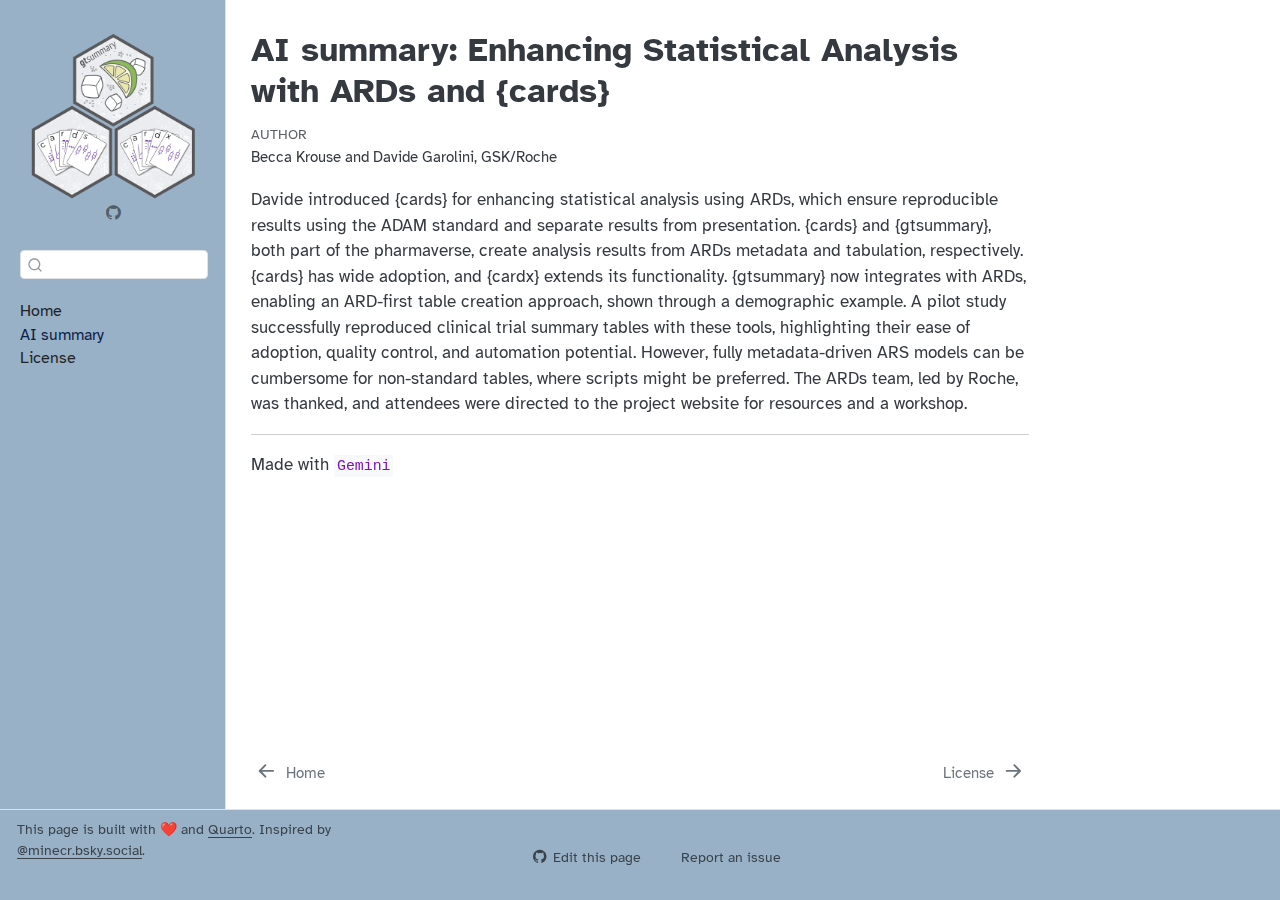
<file: AI_summary.html>
<!DOCTYPE html>
<html xmlns="http://www.w3.org/1999/xhtml" lang="en" xml:lang="en"><head>

<meta charset="utf-8">
<meta name="generator" content="quarto-1.7.31">

<meta name="viewport" content="width=device-width, initial-scale=1.0, user-scalable=yes">

<meta name="author" content="Becca Krouse and Davide Garolini, GSK/Roche">

<title>AI summary: Enhancing Statistical Analysis with ARDs and {cards} – Supercharging Statistical Analysis with ARDs and the {cards} R Package</title>
<style>
code{white-space: pre-wrap;}
span.smallcaps{font-variant: small-caps;}
div.columns{display: flex; gap: min(4vw, 1.5em);}
div.column{flex: auto; overflow-x: auto;}
div.hanging-indent{margin-left: 1.5em; text-indent: -1.5em;}
ul.task-list{list-style: none;}
ul.task-list li input[type="checkbox"] {
  width: 0.8em;
  margin: 0 0.8em 0.2em -1em; /* quarto-specific, see https://github.com/quarto-dev/quarto-cli/issues/4556 */ 
  vertical-align: middle;
}
</style>


<script src="site_libs/quarto-nav/quarto-nav.js"></script>
<script src="site_libs/clipboard/clipboard.min.js"></script>
<script src="site_libs/quarto-search/autocomplete.umd.js"></script>
<script src="site_libs/quarto-search/fuse.min.js"></script>
<script src="site_libs/quarto-search/quarto-search.js"></script>
<meta name="quarto:offset" content="./">
<link href="./license.html" rel="next">
<link href="./index.html" rel="prev">
<link href="./images/cards-cardx-gtsummary-hex.png" rel="icon" type="image/png">
<script src="site_libs/quarto-html/quarto.js" type="module"></script>
<script src="site_libs/quarto-html/tabsets/tabsets.js" type="module"></script>
<script src="site_libs/quarto-html/popper.min.js"></script>
<script src="site_libs/quarto-html/tippy.umd.min.js"></script>
<script src="site_libs/quarto-html/anchor.min.js"></script>
<link href="site_libs/quarto-html/tippy.css" rel="stylesheet">
<link href="site_libs/quarto-html/quarto-syntax-highlighting-fced259a1985fd972ecb57c7cd45153f.css" rel="stylesheet" id="quarto-text-highlighting-styles">
<script src="site_libs/bootstrap/bootstrap.min.js"></script>
<link href="site_libs/bootstrap/bootstrap-icons.css" rel="stylesheet">
<link href="site_libs/bootstrap/bootstrap-9fd2bc97f805f098fadf2d1de2c41c6b.min.css" rel="stylesheet" append-hash="true" id="quarto-bootstrap" data-mode="light">
<script id="quarto-search-options" type="application/json">{
  "location": "sidebar",
  "copy-button": false,
  "collapse-after": 3,
  "panel-placement": "start",
  "type": "textbox",
  "limit": 50,
  "keyboard-shortcut": [
    "f",
    "/",
    "s"
  ],
  "show-item-context": false,
  "language": {
    "search-no-results-text": "No results",
    "search-matching-documents-text": "matching documents",
    "search-copy-link-title": "Copy link to search",
    "search-hide-matches-text": "Hide additional matches",
    "search-more-match-text": "more match in this document",
    "search-more-matches-text": "more matches in this document",
    "search-clear-button-title": "Clear",
    "search-text-placeholder": "",
    "search-detached-cancel-button-title": "Cancel",
    "search-submit-button-title": "Submit",
    "search-label": "Search"
  }
}</script>


</head>

<body class="nav-sidebar docked quarto-light">

<div id="quarto-search-results"></div>
  <header id="quarto-header" class="headroom fixed-top">
  <nav class="quarto-secondary-nav">
    <div class="container-fluid d-flex">
      <button type="button" class="quarto-btn-toggle btn" data-bs-toggle="collapse" role="button" data-bs-target=".quarto-sidebar-collapse-item" aria-controls="quarto-sidebar" aria-expanded="false" aria-label="Toggle sidebar navigation" onclick="if (window.quartoToggleHeadroom) { window.quartoToggleHeadroom(); }">
        <i class="bi bi-layout-text-sidebar-reverse"></i>
      </button>
        <nav class="quarto-page-breadcrumbs" aria-label="breadcrumb"><ol class="breadcrumb"><li class="breadcrumb-item"><a href="./AI_summary.html">AI summary</a></li></ol></nav>
        <a class="flex-grow-1" role="navigation" data-bs-toggle="collapse" data-bs-target=".quarto-sidebar-collapse-item" aria-controls="quarto-sidebar" aria-expanded="false" aria-label="Toggle sidebar navigation" onclick="if (window.quartoToggleHeadroom) { window.quartoToggleHeadroom(); }">      
        </a>
      <button type="button" class="btn quarto-search-button" aria-label="Search" onclick="window.quartoOpenSearch();">
        <i class="bi bi-search"></i>
      </button>
    </div>
  </nav>
</header>
<!-- content -->
<div id="quarto-content" class="quarto-container page-columns page-rows-contents page-layout-article">
<!-- sidebar -->
  <nav id="quarto-sidebar" class="sidebar collapse collapse-horizontal quarto-sidebar-collapse-item sidebar-navigation docked overflow-auto">
    <div class="pt-lg-2 mt-2 text-center sidebar-header">
      <a href="./index.html" class="sidebar-logo-link">
      <img src="./images/cards-cardx-gtsummary-hex.png" alt="" class="sidebar-logo py-0 d-lg-inline d-none">
      </a>
      <div class="sidebar-tools-main">
    <a href="https://github.com/Melkiades/ARD_rmedicine25" title="GitHub" class="quarto-navigation-tool px-1" aria-label="GitHub"><i class="bi bi-github"></i></a>
</div>
      </div>
        <div class="mt-2 flex-shrink-0 align-items-center">
        <div class="sidebar-search">
        <div id="quarto-search" class="" title="Search"></div>
        </div>
        </div>
    <div class="sidebar-menu-container"> 
    <ul class="list-unstyled mt-1">
        <li class="sidebar-item">
  <div class="sidebar-item-container"> 
  <a href="./index.html" class="sidebar-item-text sidebar-link">
 <span class="menu-text">Home</span></a>
  </div>
</li>
        <li class="sidebar-item">
  <div class="sidebar-item-container"> 
  <a href="./AI_summary.html" class="sidebar-item-text sidebar-link active">
 <span class="menu-text">AI summary</span></a>
  </div>
</li>
        <li class="sidebar-item">
  <div class="sidebar-item-container"> 
  <a href="./license.html" class="sidebar-item-text sidebar-link">
 <span class="menu-text">License</span></a>
  </div>
</li>
    </ul>
    </div>
</nav>
<div id="quarto-sidebar-glass" class="quarto-sidebar-collapse-item" data-bs-toggle="collapse" data-bs-target=".quarto-sidebar-collapse-item"></div>
<!-- margin-sidebar -->
    <div id="quarto-margin-sidebar" class="sidebar margin-sidebar zindex-bottom">
        
    </div>
<!-- main -->
<main class="content" id="quarto-document-content">

<header id="title-block-header" class="quarto-title-block default">
<div class="quarto-title">
<h1 class="title">AI summary: Enhancing Statistical Analysis with ARDs and {cards}</h1>
</div>



<div class="quarto-title-meta">

    <div>
    <div class="quarto-title-meta-heading">Author</div>
    <div class="quarto-title-meta-contents">
             <p>Becca Krouse and Davide Garolini, GSK/Roche </p>
          </div>
  </div>
    
  
    
  </div>
  


</header>


<p>Davide introduced {cards} for enhancing statistical analysis using ARDs, which ensure reproducible results using the ADAM standard and separate results from presentation. {cards} and {gtsummary}, both part of the pharmaverse, create analysis results from ARDs metadata and tabulation, respectively. {cards} has wide adoption, and {cardx} extends its functionality. {gtsummary} now integrates with ARDs, enabling an ARD-first table creation approach, shown through a demographic example. A pilot study successfully reproduced clinical trial summary tables with these tools, highlighting their ease of adoption, quality control, and automation potential. However, fully metadata-driven ARS models can be cumbersome for non-standard tables, where scripts might be preferred. The ARDs team, led by Roche, was thanked, and attendees were directed to the project website for resources and a workshop.</p>
<hr>
<p>Made with <code>Gemini</code></p>



</main> <!-- /main -->
<script id="quarto-html-after-body" type="application/javascript">
  window.document.addEventListener("DOMContentLoaded", function (event) {
    const icon = "";
    const anchorJS = new window.AnchorJS();
    anchorJS.options = {
      placement: 'right',
      icon: icon
    };
    anchorJS.add('.anchored');
    const isCodeAnnotation = (el) => {
      for (const clz of el.classList) {
        if (clz.startsWith('code-annotation-')) {                     
          return true;
        }
      }
      return false;
    }
    const onCopySuccess = function(e) {
      // button target
      const button = e.trigger;
      // don't keep focus
      button.blur();
      // flash "checked"
      button.classList.add('code-copy-button-checked');
      var currentTitle = button.getAttribute("title");
      button.setAttribute("title", "Copied!");
      let tooltip;
      if (window.bootstrap) {
        button.setAttribute("data-bs-toggle", "tooltip");
        button.setAttribute("data-bs-placement", "left");
        button.setAttribute("data-bs-title", "Copied!");
        tooltip = new bootstrap.Tooltip(button, 
          { trigger: "manual", 
            customClass: "code-copy-button-tooltip",
            offset: [0, -8]});
        tooltip.show();    
      }
      setTimeout(function() {
        if (tooltip) {
          tooltip.hide();
          button.removeAttribute("data-bs-title");
          button.removeAttribute("data-bs-toggle");
          button.removeAttribute("data-bs-placement");
        }
        button.setAttribute("title", currentTitle);
        button.classList.remove('code-copy-button-checked');
      }, 1000);
      // clear code selection
      e.clearSelection();
    }
    const getTextToCopy = function(trigger) {
        const codeEl = trigger.previousElementSibling.cloneNode(true);
        for (const childEl of codeEl.children) {
          if (isCodeAnnotation(childEl)) {
            childEl.remove();
          }
        }
        return codeEl.innerText;
    }
    const clipboard = new window.ClipboardJS('.code-copy-button:not([data-in-quarto-modal])', {
      text: getTextToCopy
    });
    clipboard.on('success', onCopySuccess);
    if (window.document.getElementById('quarto-embedded-source-code-modal')) {
      const clipboardModal = new window.ClipboardJS('.code-copy-button[data-in-quarto-modal]', {
        text: getTextToCopy,
        container: window.document.getElementById('quarto-embedded-source-code-modal')
      });
      clipboardModal.on('success', onCopySuccess);
    }
      var localhostRegex = new RegExp(/^(?:http|https):\/\/localhost\:?[0-9]*\//);
      var mailtoRegex = new RegExp(/^mailto:/);
        var filterRegex = new RegExp("https:\/\/Melkiades\.github\.io\/ARD_rmedicine25\/");
      var isInternal = (href) => {
          return filterRegex.test(href) || localhostRegex.test(href) || mailtoRegex.test(href);
      }
      // Inspect non-navigation links and adorn them if external
     var links = window.document.querySelectorAll('a[href]:not(.nav-link):not(.navbar-brand):not(.toc-action):not(.sidebar-link):not(.sidebar-item-toggle):not(.pagination-link):not(.no-external):not([aria-hidden]):not(.dropdown-item):not(.quarto-navigation-tool):not(.about-link)');
      for (var i=0; i<links.length; i++) {
        const link = links[i];
        if (!isInternal(link.href)) {
          // undo the damage that might have been done by quarto-nav.js in the case of
          // links that we want to consider external
          if (link.dataset.originalHref !== undefined) {
            link.href = link.dataset.originalHref;
          }
        }
      }
    function tippyHover(el, contentFn, onTriggerFn, onUntriggerFn) {
      const config = {
        allowHTML: true,
        maxWidth: 500,
        delay: 100,
        arrow: false,
        appendTo: function(el) {
            return el.parentElement;
        },
        interactive: true,
        interactiveBorder: 10,
        theme: 'quarto',
        placement: 'bottom-start',
      };
      if (contentFn) {
        config.content = contentFn;
      }
      if (onTriggerFn) {
        config.onTrigger = onTriggerFn;
      }
      if (onUntriggerFn) {
        config.onUntrigger = onUntriggerFn;
      }
      window.tippy(el, config); 
    }
    const noterefs = window.document.querySelectorAll('a[role="doc-noteref"]');
    for (var i=0; i<noterefs.length; i++) {
      const ref = noterefs[i];
      tippyHover(ref, function() {
        // use id or data attribute instead here
        let href = ref.getAttribute('data-footnote-href') || ref.getAttribute('href');
        try { href = new URL(href).hash; } catch {}
        const id = href.replace(/^#\/?/, "");
        const note = window.document.getElementById(id);
        if (note) {
          return note.innerHTML;
        } else {
          return "";
        }
      });
    }
    const xrefs = window.document.querySelectorAll('a.quarto-xref');
    const processXRef = (id, note) => {
      // Strip column container classes
      const stripColumnClz = (el) => {
        el.classList.remove("page-full", "page-columns");
        if (el.children) {
          for (const child of el.children) {
            stripColumnClz(child);
          }
        }
      }
      stripColumnClz(note)
      if (id === null || id.startsWith('sec-')) {
        // Special case sections, only their first couple elements
        const container = document.createElement("div");
        if (note.children && note.children.length > 2) {
          container.appendChild(note.children[0].cloneNode(true));
          for (let i = 1; i < note.children.length; i++) {
            const child = note.children[i];
            if (child.tagName === "P" && child.innerText === "") {
              continue;
            } else {
              container.appendChild(child.cloneNode(true));
              break;
            }
          }
          if (window.Quarto?.typesetMath) {
            window.Quarto.typesetMath(container);
          }
          return container.innerHTML
        } else {
          if (window.Quarto?.typesetMath) {
            window.Quarto.typesetMath(note);
          }
          return note.innerHTML;
        }
      } else {
        // Remove any anchor links if they are present
        const anchorLink = note.querySelector('a.anchorjs-link');
        if (anchorLink) {
          anchorLink.remove();
        }
        if (window.Quarto?.typesetMath) {
          window.Quarto.typesetMath(note);
        }
        if (note.classList.contains("callout")) {
          return note.outerHTML;
        } else {
          return note.innerHTML;
        }
      }
    }
    for (var i=0; i<xrefs.length; i++) {
      const xref = xrefs[i];
      tippyHover(xref, undefined, function(instance) {
        instance.disable();
        let url = xref.getAttribute('href');
        let hash = undefined; 
        if (url.startsWith('#')) {
          hash = url;
        } else {
          try { hash = new URL(url).hash; } catch {}
        }
        if (hash) {
          const id = hash.replace(/^#\/?/, "");
          const note = window.document.getElementById(id);
          if (note !== null) {
            try {
              const html = processXRef(id, note.cloneNode(true));
              instance.setContent(html);
            } finally {
              instance.enable();
              instance.show();
            }
          } else {
            // See if we can fetch this
            fetch(url.split('#')[0])
            .then(res => res.text())
            .then(html => {
              const parser = new DOMParser();
              const htmlDoc = parser.parseFromString(html, "text/html");
              const note = htmlDoc.getElementById(id);
              if (note !== null) {
                const html = processXRef(id, note);
                instance.setContent(html);
              } 
            }).finally(() => {
              instance.enable();
              instance.show();
            });
          }
        } else {
          // See if we can fetch a full url (with no hash to target)
          // This is a special case and we should probably do some content thinning / targeting
          fetch(url)
          .then(res => res.text())
          .then(html => {
            const parser = new DOMParser();
            const htmlDoc = parser.parseFromString(html, "text/html");
            const note = htmlDoc.querySelector('main.content');
            if (note !== null) {
              // This should only happen for chapter cross references
              // (since there is no id in the URL)
              // remove the first header
              if (note.children.length > 0 && note.children[0].tagName === "HEADER") {
                note.children[0].remove();
              }
              const html = processXRef(null, note);
              instance.setContent(html);
            } 
          }).finally(() => {
            instance.enable();
            instance.show();
          });
        }
      }, function(instance) {
      });
    }
        let selectedAnnoteEl;
        const selectorForAnnotation = ( cell, annotation) => {
          let cellAttr = 'data-code-cell="' + cell + '"';
          let lineAttr = 'data-code-annotation="' +  annotation + '"';
          const selector = 'span[' + cellAttr + '][' + lineAttr + ']';
          return selector;
        }
        const selectCodeLines = (annoteEl) => {
          const doc = window.document;
          const targetCell = annoteEl.getAttribute("data-target-cell");
          const targetAnnotation = annoteEl.getAttribute("data-target-annotation");
          const annoteSpan = window.document.querySelector(selectorForAnnotation(targetCell, targetAnnotation));
          const lines = annoteSpan.getAttribute("data-code-lines").split(",");
          const lineIds = lines.map((line) => {
            return targetCell + "-" + line;
          })
          let top = null;
          let height = null;
          let parent = null;
          if (lineIds.length > 0) {
              //compute the position of the single el (top and bottom and make a div)
              const el = window.document.getElementById(lineIds[0]);
              top = el.offsetTop;
              height = el.offsetHeight;
              parent = el.parentElement.parentElement;
            if (lineIds.length > 1) {
              const lastEl = window.document.getElementById(lineIds[lineIds.length - 1]);
              const bottom = lastEl.offsetTop + lastEl.offsetHeight;
              height = bottom - top;
            }
            if (top !== null && height !== null && parent !== null) {
              // cook up a div (if necessary) and position it 
              let div = window.document.getElementById("code-annotation-line-highlight");
              if (div === null) {
                div = window.document.createElement("div");
                div.setAttribute("id", "code-annotation-line-highlight");
                div.style.position = 'absolute';
                parent.appendChild(div);
              }
              div.style.top = top - 2 + "px";
              div.style.height = height + 4 + "px";
              div.style.left = 0;
              let gutterDiv = window.document.getElementById("code-annotation-line-highlight-gutter");
              if (gutterDiv === null) {
                gutterDiv = window.document.createElement("div");
                gutterDiv.setAttribute("id", "code-annotation-line-highlight-gutter");
                gutterDiv.style.position = 'absolute';
                const codeCell = window.document.getElementById(targetCell);
                const gutter = codeCell.querySelector('.code-annotation-gutter');
                gutter.appendChild(gutterDiv);
              }
              gutterDiv.style.top = top - 2 + "px";
              gutterDiv.style.height = height + 4 + "px";
            }
            selectedAnnoteEl = annoteEl;
          }
        };
        const unselectCodeLines = () => {
          const elementsIds = ["code-annotation-line-highlight", "code-annotation-line-highlight-gutter"];
          elementsIds.forEach((elId) => {
            const div = window.document.getElementById(elId);
            if (div) {
              div.remove();
            }
          });
          selectedAnnoteEl = undefined;
        };
          // Handle positioning of the toggle
      window.addEventListener(
        "resize",
        throttle(() => {
          elRect = undefined;
          if (selectedAnnoteEl) {
            selectCodeLines(selectedAnnoteEl);
          }
        }, 10)
      );
      function throttle(fn, ms) {
      let throttle = false;
      let timer;
        return (...args) => {
          if(!throttle) { // first call gets through
              fn.apply(this, args);
              throttle = true;
          } else { // all the others get throttled
              if(timer) clearTimeout(timer); // cancel #2
              timer = setTimeout(() => {
                fn.apply(this, args);
                timer = throttle = false;
              }, ms);
          }
        };
      }
        // Attach click handler to the DT
        const annoteDls = window.document.querySelectorAll('dt[data-target-cell]');
        for (const annoteDlNode of annoteDls) {
          annoteDlNode.addEventListener('click', (event) => {
            const clickedEl = event.target;
            if (clickedEl !== selectedAnnoteEl) {
              unselectCodeLines();
              const activeEl = window.document.querySelector('dt[data-target-cell].code-annotation-active');
              if (activeEl) {
                activeEl.classList.remove('code-annotation-active');
              }
              selectCodeLines(clickedEl);
              clickedEl.classList.add('code-annotation-active');
            } else {
              // Unselect the line
              unselectCodeLines();
              clickedEl.classList.remove('code-annotation-active');
            }
          });
        }
    const findCites = (el) => {
      const parentEl = el.parentElement;
      if (parentEl) {
        const cites = parentEl.dataset.cites;
        if (cites) {
          return {
            el,
            cites: cites.split(' ')
          };
        } else {
          return findCites(el.parentElement)
        }
      } else {
        return undefined;
      }
    };
    var bibliorefs = window.document.querySelectorAll('a[role="doc-biblioref"]');
    for (var i=0; i<bibliorefs.length; i++) {
      const ref = bibliorefs[i];
      const citeInfo = findCites(ref);
      if (citeInfo) {
        tippyHover(citeInfo.el, function() {
          var popup = window.document.createElement('div');
          citeInfo.cites.forEach(function(cite) {
            var citeDiv = window.document.createElement('div');
            citeDiv.classList.add('hanging-indent');
            citeDiv.classList.add('csl-entry');
            var biblioDiv = window.document.getElementById('ref-' + cite);
            if (biblioDiv) {
              citeDiv.innerHTML = biblioDiv.innerHTML;
            }
            popup.appendChild(citeDiv);
          });
          return popup.innerHTML;
        });
      }
    }
  });
  </script>
<nav class="page-navigation">
  <div class="nav-page nav-page-previous">
      <a href="./index.html" class="pagination-link" aria-label="Home">
        <i class="bi bi-arrow-left-short"></i> <span class="nav-page-text">Home</span>
      </a>          
  </div>
  <div class="nav-page nav-page-next">
      <a href="./license.html" class="pagination-link" aria-label="License">
        <span class="nav-page-text">License</span> <i class="bi bi-arrow-right-short"></i>
      </a>
  </div>
</nav>
</div> <!-- /content -->
<footer class="footer">
  <div class="nav-footer">
    <div class="nav-footer-left">
<p>This page is built with ❤️ and <a href="https://quarto.org/">Quarto</a>. Inspired by <a href="https://bsky.app/profile/minecr.bsky.social"><span class="citation" data-cites="minecr.bsky.social">@minecr.bsky.social</span></a>.</p>
</div>   
    <div class="nav-footer-center">
      &nbsp;
    <div class="toc-actions"><ul><li><a href="https://github.com/ddsjoberg/ARD-PHUSE-talk-2025/edit/main/AI_summary.qmd" class="toc-action"><i class="bi bi-github"></i>Edit this page</a></li><li><a href="https://github.com/ddsjoberg/ARD-PHUSE-talk-2025/issues/new" class="toc-action"><i class="bi empty"></i>Report an issue</a></li></ul></div></div>
    <div class="nav-footer-right">
      &nbsp;
    </div>
  </div>
</footer>




</body></html>
</file>
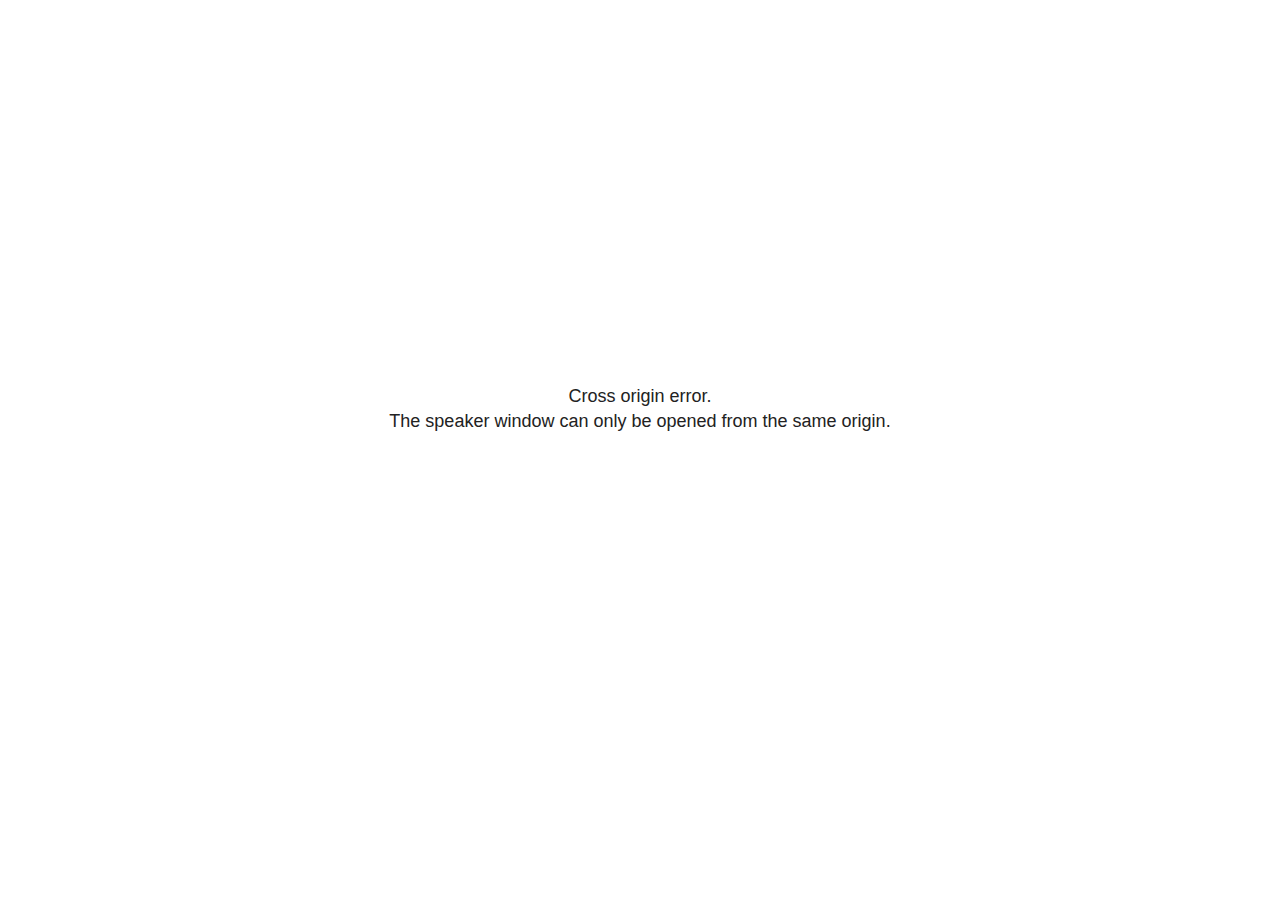
<file: site_libs/revealjs/plugin/notes/speaker-view.html>
<!--
	NOTE: You need to build the notes plugin after making changes to this file.
-->
<html lang="en">
	<head>
		<meta charset="utf-8">

		<title>reveal.js - Speaker View</title>

		<style>
			body {
				font-family: Helvetica;
				font-size: 18px;
			}

			#current-slide,
			#upcoming-slide,
			#speaker-controls {
				padding: 6px;
				box-sizing: border-box;
				-moz-box-sizing: border-box;
			}

			#current-slide iframe,
			#upcoming-slide iframe {
				width: 100%;
				height: 100%;
				border: 1px solid #ddd;
			}

			#current-slide .label,
			#upcoming-slide .label {
				position: absolute;
				top: 10px;
				left: 10px;
				z-index: 2;
			}

			#connection-status {
				position: absolute;
				top: 0;
				left: 0;
				width: 100%;
				height: 100%;
				z-index: 20;
				padding: 30% 20% 20% 20%;
				font-size: 18px;
				color: #222;
				background: #fff;
				text-align: center;
				box-sizing: border-box;
				line-height: 1.4;
			}

			.overlay-element {
				height: 34px;
				line-height: 34px;
				padding: 0 10px;
				text-shadow: none;
				background: rgba( 220, 220, 220, 0.8 );
				color: #222;
				font-size: 14px;
			}

			.overlay-element.interactive:hover {
				background: rgba( 220, 220, 220, 1 );
			}

			#current-slide {
				position: absolute;
				width: 60%;
				height: 100%;
				top: 0;
				left: 0;
				padding-right: 0;
			}

			#upcoming-slide {
				position: absolute;
				width: 40%;
				height: 40%;
				right: 0;
				top: 0;
			}

			/* Speaker controls */
			#speaker-controls {
				position: absolute;
				top: 40%;
				right: 0;
				width: 40%;
				height: 60%;
				overflow: auto;
				font-size: 18px;
			}

				.speaker-controls-time.hidden,
				.speaker-controls-notes.hidden {
					display: none;
				}

				.speaker-controls-time .label,
				.speaker-controls-pace .label,
				.speaker-controls-notes .label {
					text-transform: uppercase;
					font-weight: normal;
					font-size: 0.66em;
					color: #666;
					margin: 0;
				}

				.speaker-controls-time, .speaker-controls-pace {
					border-bottom: 1px solid rgba( 200, 200, 200, 0.5 );
					margin-bottom: 10px;
					padding: 10px 16px;
					padding-bottom: 20px;
					cursor: pointer;
				}

				.speaker-controls-time .reset-button {
					opacity: 0;
					float: right;
					color: #666;
					text-decoration: none;
				}
				.speaker-controls-time:hover .reset-button {
					opacity: 1;
				}

				.speaker-controls-time .timer,
				.speaker-controls-time .clock {
					width: 50%;
				}

				.speaker-controls-time .timer,
				.speaker-controls-time .clock,
				.speaker-controls-time .pacing .hours-value,
				.speaker-controls-time .pacing .minutes-value,
				.speaker-controls-time .pacing .seconds-value {
					font-size: 1.9em;
				}

				.speaker-controls-time .timer {
					float: left;
				}

				.speaker-controls-time .clock {
					float: right;
					text-align: right;
				}

				.speaker-controls-time span.mute {
					opacity: 0.3;
				}

				.speaker-controls-time .pacing-title {
					margin-top: 5px;
				}

				.speaker-controls-time .pacing.ahead {
					color: blue;
				}

				.speaker-controls-time .pacing.on-track {
					color: green;
				}

				.speaker-controls-time .pacing.behind {
					color: red;
				}

				.speaker-controls-notes {
					padding: 10px 16px;
				}

				.speaker-controls-notes .value {
					margin-top: 5px;
					line-height: 1.4;
					font-size: 1.2em;
				}

			/* Layout selector */
			#speaker-layout {
				position: absolute;
				top: 10px;
				right: 10px;
				color: #222;
				z-index: 10;
			}
				#speaker-layout select {
					position: absolute;
					width: 100%;
					height: 100%;
					top: 0;
					left: 0;
					border: 0;
					box-shadow: 0;
					cursor: pointer;
					opacity: 0;

					font-size: 1em;
					background-color: transparent;

					-moz-appearance: none;
					-webkit-appearance: none;
					-webkit-tap-highlight-color: rgba(0, 0, 0, 0);
				}

				#speaker-layout select:focus {
					outline: none;
					box-shadow: none;
				}

			.clear {
				clear: both;
			}

			/* Speaker layout: Wide */
			body[data-speaker-layout="wide"] #current-slide,
			body[data-speaker-layout="wide"] #upcoming-slide {
				width: 50%;
				height: 45%;
				padding: 6px;
			}

			body[data-speaker-layout="wide"] #current-slide {
				top: 0;
				left: 0;
			}

			body[data-speaker-layout="wide"] #upcoming-slide {
				top: 0;
				left: 50%;
			}

			body[data-speaker-layout="wide"] #speaker-controls {
				top: 45%;
				left: 0;
				width: 100%;
				height: 50%;
				font-size: 1.25em;
			}

			/* Speaker layout: Tall */
			body[data-speaker-layout="tall"] #current-slide,
			body[data-speaker-layout="tall"] #upcoming-slide {
				width: 45%;
				height: 50%;
				padding: 6px;
			}

			body[data-speaker-layout="tall"] #current-slide {
				top: 0;
				left: 0;
			}

			body[data-speaker-layout="tall"] #upcoming-slide {
				top: 50%;
				left: 0;
			}

			body[data-speaker-layout="tall"] #speaker-controls {
				padding-top: 40px;
				top: 0;
				left: 45%;
				width: 55%;
				height: 100%;
				font-size: 1.25em;
			}

			/* Speaker layout: Notes only */
			body[data-speaker-layout="notes-only"] #current-slide,
			body[data-speaker-layout="notes-only"] #upcoming-slide {
				display: none;
			}

			body[data-speaker-layout="notes-only"] #speaker-controls {
				padding-top: 40px;
				top: 0;
				left: 0;
				width: 100%;
				height: 100%;
				font-size: 1.25em;
			}

			@media screen and (max-width: 1080px) {
				body[data-speaker-layout="default"] #speaker-controls {
					font-size: 16px;
				}
			}

			@media screen and (max-width: 900px) {
				body[data-speaker-layout="default"] #speaker-controls {
					font-size: 14px;
				}
			}

			@media screen and (max-width: 800px) {
				body[data-speaker-layout="default"] #speaker-controls {
					font-size: 12px;
				}
			}

		</style>
	</head>

	<body>

		<div id="connection-status">Loading speaker view...</div>

		<div id="current-slide"></div>
		<div id="upcoming-slide"><span class="overlay-element label">Upcoming</span></div>
		<div id="speaker-controls">
			<div class="speaker-controls-time">
				<h4 class="label">Time <span class="reset-button">Click to Reset</span></h4>
				<div class="clock">
					<span class="clock-value">0:00 AM</span>
				</div>
				<div class="timer">
					<span class="hours-value">00</span><span class="minutes-value">:00</span><span class="seconds-value">:00</span>
				</div>
				<div class="clear"></div>

				<h4 class="label pacing-title" style="display: none">Pacing – Time to finish current slide</h4>
				<div class="pacing" style="display: none">
					<span class="hours-value">00</span><span class="minutes-value">:00</span><span class="seconds-value">:00</span>
				</div>
			</div>

			<div class="speaker-controls-notes hidden">
				<h4 class="label">Notes</h4>
				<div class="value"></div>
			</div>
		</div>
		<div id="speaker-layout" class="overlay-element interactive">
			<span class="speaker-layout-label"></span>
			<select class="speaker-layout-dropdown"></select>
		</div>

		<script>

			(function() {

				var notes,
					notesValue,
					currentState,
					currentSlide,
					upcomingSlide,
					layoutLabel,
					layoutDropdown,
					pendingCalls = {},
					lastRevealApiCallId = 0,
					connected = false

				var connectionStatus = document.querySelector( '#connection-status' );

				var SPEAKER_LAYOUTS = {
					'default': 'Default',
					'wide': 'Wide',
					'tall': 'Tall',
					'notes-only': 'Notes only'
				};

				setupLayout();

				let openerOrigin;

				try {
					openerOrigin = window.opener.location.origin;
				}
				catch ( error ) { console.warn( error ) }

				// In order to prevent XSS, the speaker view will only run if its
				// opener has the same origin as itself
				if( window.location.origin !== openerOrigin ) {
					connectionStatus.innerHTML = 'Cross origin error.<br>The speaker window can only be opened from the same origin.';
					return;
				}

				var connectionTimeout = setTimeout( function() {
					connectionStatus.innerHTML = 'Error connecting to main window.<br>Please try closing and reopening the speaker view.';
				}, 5000 );

				window.addEventListener( 'message', function( event ) {

					// Validate the origin of all messages to avoid parsing messages
					// that aren't meant for us. Ignore when running off file:// so
					// that the speaker view continues to work without a web server.
					if( window.location.origin !== event.origin && window.location.origin !== 'file://' ) {
						return
					}

					clearTimeout( connectionTimeout );
					connectionStatus.style.display = 'none';

					var data = JSON.parse( event.data );

					// The overview mode is only useful to the reveal.js instance
					// where navigation occurs so we don't sync it
					if( data.state ) delete data.state.overview;

					// Messages sent by the notes plugin inside of the main window
					if( data && data.namespace === 'reveal-notes' ) {
						if( data.type === 'connect' ) {
							handleConnectMessage( data );
						}
						else if( data.type === 'state' ) {
							handleStateMessage( data );
						}
						else if( data.type === 'return' ) {
							pendingCalls[data.callId](data.result);
							delete pendingCalls[data.callId];
						}
					}
					// Messages sent by the reveal.js inside of the current slide preview
					else if( data && data.namespace === 'reveal' ) {
						if( /ready/.test( data.eventName ) ) {
							// Send a message back to notify that the handshake is complete
							window.opener.postMessage( JSON.stringify({ namespace: 'reveal-notes', type: 'connected'} ), '*' );
						}
						else if( /slidechanged|fragmentshown|fragmenthidden|paused|resumed/.test( data.eventName ) && currentState !== JSON.stringify( data.state ) ) {

							dispatchStateToMainWindow( data.state );

						}
					}

				} );

				/**
				 * Updates the presentation in the main window to match the state
				 * of the presentation in the notes window.
				 */
				const dispatchStateToMainWindow = debounce(( state ) => {
					window.opener.postMessage( JSON.stringify({ method: 'setState', args: [ state ]} ), '*' );
				}, 500);

				/**
				 * Asynchronously calls the Reveal.js API of the main frame.
				 */
				function callRevealApi( methodName, methodArguments, callback ) {

					var callId = ++lastRevealApiCallId;
					pendingCalls[callId] = callback;
					window.opener.postMessage( JSON.stringify( {
						namespace: 'reveal-notes',
						type: 'call',
						callId: callId,
						methodName: methodName,
						arguments: methodArguments
					} ), '*' );

				}

				/**
				 * Called when the main window is trying to establish a
				 * connection.
				 */
				function handleConnectMessage( data ) {

					if( connected === false ) {
						connected = true;

						setupIframes( data );
						setupKeyboard();
						setupNotes();
						setupTimer();
						setupHeartbeat();
					}

				}

				/**
				 * Called when the main window sends an updated state.
				 */
				function handleStateMessage( data ) {

					// Store the most recently set state to avoid circular loops
					// applying the same state
					currentState = JSON.stringify( data.state );

					// No need for updating the notes in case of fragment changes
					if ( data.notes ) {
						notes.classList.remove( 'hidden' );
						notesValue.style.whiteSpace = data.whitespace;
						if( data.markdown ) {
							notesValue.innerHTML = marked( data.notes );
						}
						else {
							notesValue.innerHTML = data.notes;
						}
					}
					else {
						notes.classList.add( 'hidden' );
					}

					// Update the note slides
					currentSlide.contentWindow.postMessage( JSON.stringify({ method: 'setState', args: [ data.state ] }), '*' );
					upcomingSlide.contentWindow.postMessage( JSON.stringify({ method: 'setState', args: [ data.state ] }), '*' );
					upcomingSlide.contentWindow.postMessage( JSON.stringify({ method: 'next' }), '*' );

				}

				// Limit to max one state update per X ms
				handleStateMessage = debounce( handleStateMessage, 200 );

				/**
				 * Forward keyboard events to the current slide window.
				 * This enables keyboard events to work even if focus
				 * isn't set on the current slide iframe.
				 *
				 * Block F5 default handling, it reloads and disconnects
				 * the speaker notes window.
				 */
				function setupKeyboard() {

					document.addEventListener( 'keydown', function( event ) {
						if( event.keyCode === 116 || ( event.metaKey && event.keyCode === 82 ) ) {
							event.preventDefault();
							return false;
						}
						currentSlide.contentWindow.postMessage( JSON.stringify({ method: 'triggerKey', args: [ event.keyCode ] }), '*' );
					} );

				}

				/**
				 * Creates the preview iframes.
				 */
				function setupIframes( data ) {

					var params = [
						'receiver',
						'progress=false',
						'history=false',
						'transition=none',
						'autoSlide=0',
						'backgroundTransition=none'
					].join( '&' );

					var urlSeparator = /\?/.test(data.url) ? '&' : '?';
					var hash = '#/' + data.state.indexh + '/' + data.state.indexv;
					var currentURL = data.url + urlSeparator + params + '&scrollActivationWidth=false&postMessageEvents=true' + hash;
					var upcomingURL = data.url + urlSeparator + params + '&scrollActivationWidth=false&controls=false' + hash;

					currentSlide = document.createElement( 'iframe' );
					currentSlide.setAttribute( 'width', 1280 );
					currentSlide.setAttribute( 'height', 1024 );
					currentSlide.setAttribute( 'src', currentURL );
					document.querySelector( '#current-slide' ).appendChild( currentSlide );

					upcomingSlide = document.createElement( 'iframe' );
					upcomingSlide.setAttribute( 'width', 640 );
					upcomingSlide.setAttribute( 'height', 512 );
					upcomingSlide.setAttribute( 'src', upcomingURL );
					document.querySelector( '#upcoming-slide' ).appendChild( upcomingSlide );

				}

				/**
				 * Setup the notes UI.
				 */
				function setupNotes() {

					notes = document.querySelector( '.speaker-controls-notes' );
					notesValue = document.querySelector( '.speaker-controls-notes .value' );

				}

				/**
				 * We send out a heartbeat at all times to ensure we can
				 * reconnect with the main presentation window after reloads.
				 */
				function setupHeartbeat() {

					setInterval( () => {
						window.opener.postMessage( JSON.stringify({ namespace: 'reveal-notes', type: 'heartbeat'} ), '*' );
					}, 1000 );

				}

				function getTimings( callback ) {

					callRevealApi( 'getSlidesAttributes', [], function ( slideAttributes ) {
						callRevealApi( 'getConfig', [], function ( config ) {
							var totalTime = config.totalTime;
							var minTimePerSlide = config.minimumTimePerSlide || 0;
							var defaultTiming = config.defaultTiming;
							if ((defaultTiming == null) && (totalTime == null)) {
								callback(null);
								return;
							}
							// Setting totalTime overrides defaultTiming
							if (totalTime) {
								defaultTiming = 0;
							}
							var timings = [];
							for ( var i in slideAttributes ) {
								var slide = slideAttributes[ i ];
								var timing = defaultTiming;
								if( slide.hasOwnProperty( 'data-timing' )) {
									var t = slide[ 'data-timing' ];
									timing = parseInt(t);
									if( isNaN(timing) ) {
										console.warn("Could not parse timing '" + t + "' of slide " + i + "; using default of " + defaultTiming);
										timing = defaultTiming;
									}
								}
								timings.push(timing);
							}
							if ( totalTime ) {
								// After we've allocated time to individual slides, we summarize it and
								// subtract it from the total time
								var remainingTime = totalTime - timings.reduce( function(a, b) { return a + b; }, 0 );
								// The remaining time is divided by the number of slides that have 0 seconds
								// allocated at the moment, giving the average time-per-slide on the remaining slides
								var remainingSlides = (timings.filter( function(x) { return x == 0 }) ).length
								var timePerSlide = Math.round( remainingTime / remainingSlides, 0 )
								// And now we replace every zero-value timing with that average
								timings = timings.map( function(x) { return (x==0 ? timePerSlide : x) } );
							}
							var slidesUnderMinimum = timings.filter( function(x) { return (x < minTimePerSlide) } ).length
							if ( slidesUnderMinimum ) {
								message = "The pacing time for " + slidesUnderMinimum + " slide(s) is under the configured minimum of " + minTimePerSlide + " seconds. Check the data-timing attribute on individual slides, or consider increasing the totalTime or minimumTimePerSlide configuration options (or removing some slides).";
								alert(message);
							}
							callback( timings );
						} );
					} );

				}

				/**
				 * Return the number of seconds allocated for presenting
				 * all slides up to and including this one.
				 */
				function getTimeAllocated( timings, callback ) {

					callRevealApi( 'getSlidePastCount', [], function ( currentSlide ) {
						var allocated = 0;
						for (var i in timings.slice(0, currentSlide + 1)) {
							allocated += timings[i];
						}
						callback( allocated );
					} );

				}

				/**
				 * Create the timer and clock and start updating them
				 * at an interval.
				 */
				function setupTimer() {

					var start = new Date(),
					timeEl = document.querySelector( '.speaker-controls-time' ),
					clockEl = timeEl.querySelector( '.clock-value' ),
					hoursEl = timeEl.querySelector( '.hours-value' ),
					minutesEl = timeEl.querySelector( '.minutes-value' ),
					secondsEl = timeEl.querySelector( '.seconds-value' ),
					pacingTitleEl = timeEl.querySelector( '.pacing-title' ),
					pacingEl = timeEl.querySelector( '.pacing' ),
					pacingHoursEl = pacingEl.querySelector( '.hours-value' ),
					pacingMinutesEl = pacingEl.querySelector( '.minutes-value' ),
					pacingSecondsEl = pacingEl.querySelector( '.seconds-value' );

					var timings = null;
					getTimings( function ( _timings ) {

						timings = _timings;
						if (_timings !== null) {
							pacingTitleEl.style.removeProperty('display');
							pacingEl.style.removeProperty('display');
						}

						// Update once directly
						_updateTimer();

						// Then update every second
						setInterval( _updateTimer, 1000 );

					} );


					function _resetTimer() {

						if (timings == null) {
							start = new Date();
							_updateTimer();
						}
						else {
							// Reset timer to beginning of current slide
							getTimeAllocated( timings, function ( slideEndTimingSeconds ) {
								var slideEndTiming = slideEndTimingSeconds * 1000;
								callRevealApi( 'getSlidePastCount', [], function ( currentSlide ) {
									var currentSlideTiming = timings[currentSlide] * 1000;
									var previousSlidesTiming = slideEndTiming - currentSlideTiming;
									var now = new Date();
									start = new Date(now.getTime() - previousSlidesTiming);
									_updateTimer();
								} );
							} );
						}

					}

					timeEl.addEventListener( 'click', function() {
						_resetTimer();
						return false;
					} );

					function _displayTime( hrEl, minEl, secEl, time) {

						var sign = Math.sign(time) == -1 ? "-" : "";
						time = Math.abs(Math.round(time / 1000));
						var seconds = time % 60;
						var minutes = Math.floor( time / 60 ) % 60 ;
						var hours = Math.floor( time / ( 60 * 60 )) ;
						hrEl.innerHTML = sign + zeroPadInteger( hours );
						if (hours == 0) {
							hrEl.classList.add( 'mute' );
						}
						else {
							hrEl.classList.remove( 'mute' );
						}
						minEl.innerHTML = ':' + zeroPadInteger( minutes );
						if (hours == 0 && minutes == 0) {
							minEl.classList.add( 'mute' );
						}
						else {
							minEl.classList.remove( 'mute' );
						}
						secEl.innerHTML = ':' + zeroPadInteger( seconds );
					}

					function _updateTimer() {

						var diff, hours, minutes, seconds,
						now = new Date();

						diff = now.getTime() - start.getTime();

						clockEl.innerHTML = now.toLocaleTimeString( 'en-US', { hour12: true, hour: '2-digit', minute:'2-digit' } );
						_displayTime( hoursEl, minutesEl, secondsEl, diff );
						if (timings !== null) {
							_updatePacing(diff);
						}

					}

					function _updatePacing(diff) {

						getTimeAllocated( timings, function ( slideEndTimingSeconds ) {
							var slideEndTiming = slideEndTimingSeconds * 1000;

							callRevealApi( 'getSlidePastCount', [], function ( currentSlide ) {
								var currentSlideTiming = timings[currentSlide] * 1000;
								var timeLeftCurrentSlide = slideEndTiming - diff;
								if (timeLeftCurrentSlide < 0) {
									pacingEl.className = 'pacing behind';
								}
								else if (timeLeftCurrentSlide < currentSlideTiming) {
									pacingEl.className = 'pacing on-track';
								}
								else {
									pacingEl.className = 'pacing ahead';
								}
								_displayTime( pacingHoursEl, pacingMinutesEl, pacingSecondsEl, timeLeftCurrentSlide );
							} );
						} );
					}

				}

				/**
				 * Sets up the speaker view layout and layout selector.
				 */
				function setupLayout() {

					layoutDropdown = document.querySelector( '.speaker-layout-dropdown' );
					layoutLabel = document.querySelector( '.speaker-layout-label' );

					// Render the list of available layouts
					for( var id in SPEAKER_LAYOUTS ) {
						var option = document.createElement( 'option' );
						option.setAttribute( 'value', id );
						option.textContent = SPEAKER_LAYOUTS[ id ];
						layoutDropdown.appendChild( option );
					}

					// Monitor the dropdown for changes
					layoutDropdown.addEventListener( 'change', function( event ) {

						setLayout( layoutDropdown.value );

					}, false );

					// Restore any currently persisted layout
					setLayout( getLayout() );

				}

				/**
				 * Sets a new speaker view layout. The layout is persisted
				 * in local storage.
				 */
				function setLayout( value ) {

					var title = SPEAKER_LAYOUTS[ value ];

					layoutLabel.innerHTML = 'Layout' + ( title ? ( ': ' + title ) : '' );
					layoutDropdown.value = value;

					document.body.setAttribute( 'data-speaker-layout', value );

					// Persist locally
					if( supportsLocalStorage() ) {
						window.localStorage.setItem( 'reveal-speaker-layout', value );
					}

				}

				/**
				 * Returns the ID of the most recently set speaker layout
				 * or our default layout if none has been set.
				 */
				function getLayout() {

					if( supportsLocalStorage() ) {
						var layout = window.localStorage.getItem( 'reveal-speaker-layout' );
						if( layout ) {
							return layout;
						}
					}

					// Default to the first record in the layouts hash
					for( var id in SPEAKER_LAYOUTS ) {
						return id;
					}

				}

				function supportsLocalStorage() {

					try {
						localStorage.setItem('test', 'test');
						localStorage.removeItem('test');
						return true;
					}
					catch( e ) {
						return false;
					}

				}

				function zeroPadInteger( num ) {

					var str = '00' + parseInt( num );
					return str.substring( str.length - 2 );

				}

				/**
				 * Limits the frequency at which a function can be called.
				 */
				function debounce( fn, ms ) {

					var lastTime = 0,
						timeout;

					return function() {

						var args = arguments;
						var context = this;

						clearTimeout( timeout );

						var timeSinceLastCall = Date.now() - lastTime;
						if( timeSinceLastCall > ms ) {
							fn.apply( context, args );
							lastTime = Date.now();
						}
						else {
							timeout = setTimeout( function() {
								fn.apply( context, args );
								lastTime = Date.now();
							}, ms - timeSinceLastCall );
						}

					}

				}

			})();

		</script>
	</body>
</html>
</file>
<file: site_libs/quarto-html/tippy.css>
.tippy-box[data-animation=fade][data-state=hidden]{opacity:0}[data-tippy-root]{max-width:calc(100vw - 10px)}.tippy-box{position:relative;background-color:#333;color:#fff;border-radius:4px;font-size:14px;line-height:1.4;white-space:normal;outline:0;transition-property:transform,visibility,opacity}.tippy-box[data-placement^=top]>.tippy-arrow{bottom:0}.tippy-box[data-placement^=top]>.tippy-arrow:before{bottom:-7px;left:0;border-width:8px 8px 0;border-top-color:initial;transform-origin:center top}.tippy-box[data-placement^=bottom]>.tippy-arrow{top:0}.tippy-box[data-placement^=bottom]>.tippy-arrow:before{top:-7px;left:0;border-width:0 8px 8px;border-bottom-color:initial;transform-origin:center bottom}.tippy-box[data-placement^=left]>.tippy-arrow{right:0}.tippy-box[data-placement^=left]>.tippy-arrow:before{border-width:8px 0 8px 8px;border-left-color:initial;right:-7px;transform-origin:center left}.tippy-box[data-placement^=right]>.tippy-arrow{left:0}.tippy-box[data-placement^=right]>.tippy-arrow:before{left:-7px;border-width:8px 8px 8px 0;border-right-color:initial;transform-origin:center right}.tippy-box[data-inertia][data-state=visible]{transition-timing-function:cubic-bezier(.54,1.5,.38,1.11)}.tippy-arrow{width:16px;height:16px;color:#333}.tippy-arrow:before{content:"";position:absolute;border-color:transparent;border-style:solid}.tippy-content{position:relative;padding:5px 9px;z-index:1}
</file>
<file: site_libs/quarto-html/quarto-syntax-highlighting-fced259a1985fd972ecb57c7cd45153f.css>
/* quarto syntax highlight colors */
:root {
  --quarto-hl-ot-color: #d91e18;
  --quarto-hl-at-color: #a55a00;
  --quarto-hl-ss-color: #008000;
  --quarto-hl-an-color: #696969;
  --quarto-hl-fu-color: #06287e;
  --quarto-hl-st-color: #008000;
  --quarto-hl-cf-color: #d91e18;
  --quarto-hl-op-color: #00769e;
  --quarto-hl-er-color: #7928a1;
  --quarto-hl-bn-color: #7928a1;
  --quarto-hl-al-color: #7928a1;
  --quarto-hl-va-color: #a55a00;
  --quarto-hl-bu-color: inherit;
  --quarto-hl-ex-color: inherit;
  --quarto-hl-pp-color: #7928a1;
  --quarto-hl-in-color: #696969;
  --quarto-hl-vs-color: #008000;
  --quarto-hl-wa-color: #696969;
  --quarto-hl-do-color: #696969;
  --quarto-hl-im-color: inherit;
  --quarto-hl-ch-color: #008000;
  --quarto-hl-dt-color: #7928a1;
  --quarto-hl-fl-color: #a55a00;
  --quarto-hl-co-color: #696969;
  --quarto-hl-cv-color: #696969;
  --quarto-hl-cn-color: #d91e18;
  --quarto-hl-sc-color: #00769e;
  --quarto-hl-dv-color: #7928a1;
  --quarto-hl-kw-color: #d91e18;
}

/* other quarto variables */
:root {
  --quarto-font-monospace: SFMono-Regular, Menlo, Monaco, Consolas, "Liberation Mono", "Courier New", monospace;
}

/* syntax highlight based on Pandoc's rules */
pre > code.sourceCode > span {
  color: #545454;
}

code.sourceCode > span {
  color: #545454;
}

div.sourceCode,
div.sourceCode pre.sourceCode {
  color: #545454;
}

/* Normal */
code span {
  color: #545454;
}

/* Alert */
code span.al {
  color: #7928a1;
  font-style: inherit;
}

/* Annotation */
code span.an {
  color: #696969;
  font-style: inherit;
}

/* Attribute */
code span.at {
  color: #a55a00;
  font-style: inherit;
}

/* BaseN */
code span.bn {
  color: #7928a1;
  font-style: inherit;
}

/* BuiltIn */
code span.bu {
  font-style: inherit;
}

/* ControlFlow */
code span.cf {
  color: #d91e18;
  font-style: inherit;
}

/* Char */
code span.ch {
  color: #008000;
  font-style: inherit;
}

/* Constant */
code span.cn {
  color: #d91e18;
  font-style: inherit;
}

/* Comment */
code span.co {
  color: #696969;
  font-style: inherit;
}

/* CommentVar */
code span.cv {
  color: #696969;
  font-style: italic;
}

/* Documentation */
code span.do {
  color: #696969;
  font-style: italic;
}

/* DataType */
code span.dt {
  color: #7928a1;
  font-style: inherit;
}

/* DecVal */
code span.dv {
  color: #7928a1;
  font-style: inherit;
}

/* Error */
code span.er {
  color: #7928a1;
  font-style: inherit;
}

/* Extension */
code span.ex {
  font-style: inherit;
}

/* Float */
code span.fl {
  color: #a55a00;
  font-style: inherit;
}

/* Function */
code span.fu {
  color: #06287e;
  font-style: inherit;
}

/* Import */
code span.im {
  font-style: inherit;
}

/* Information */
code span.in {
  color: #696969;
  font-style: inherit;
}

/* Keyword */
code span.kw {
  color: #d91e18;
  font-style: inherit;
}

/* Operator */
code span.op {
  color: #00769e;
  font-style: inherit;
}

/* Other */
code span.ot {
  color: #d91e18;
  font-style: inherit;
}

/* Preprocessor */
code span.pp {
  color: #7928a1;
  font-style: inherit;
}

/* SpecialChar */
code span.sc {
  color: #00769e;
  font-style: inherit;
}

/* SpecialString */
code span.ss {
  color: #008000;
  font-style: inherit;
}

/* String */
code span.st {
  color: #008000;
  font-style: inherit;
}

/* Variable */
code span.va {
  color: #a55a00;
  font-style: inherit;
}

/* VerbatimString */
code span.vs {
  color: #008000;
  font-style: inherit;
}

/* Warning */
code span.wa {
  color: #696969;
  font-style: italic;
}

.prevent-inlining {
  content: "</";
}

/*# sourceMappingURL=18e98891e566c1e1c808e008a5a4395d.css.map */
</file>
